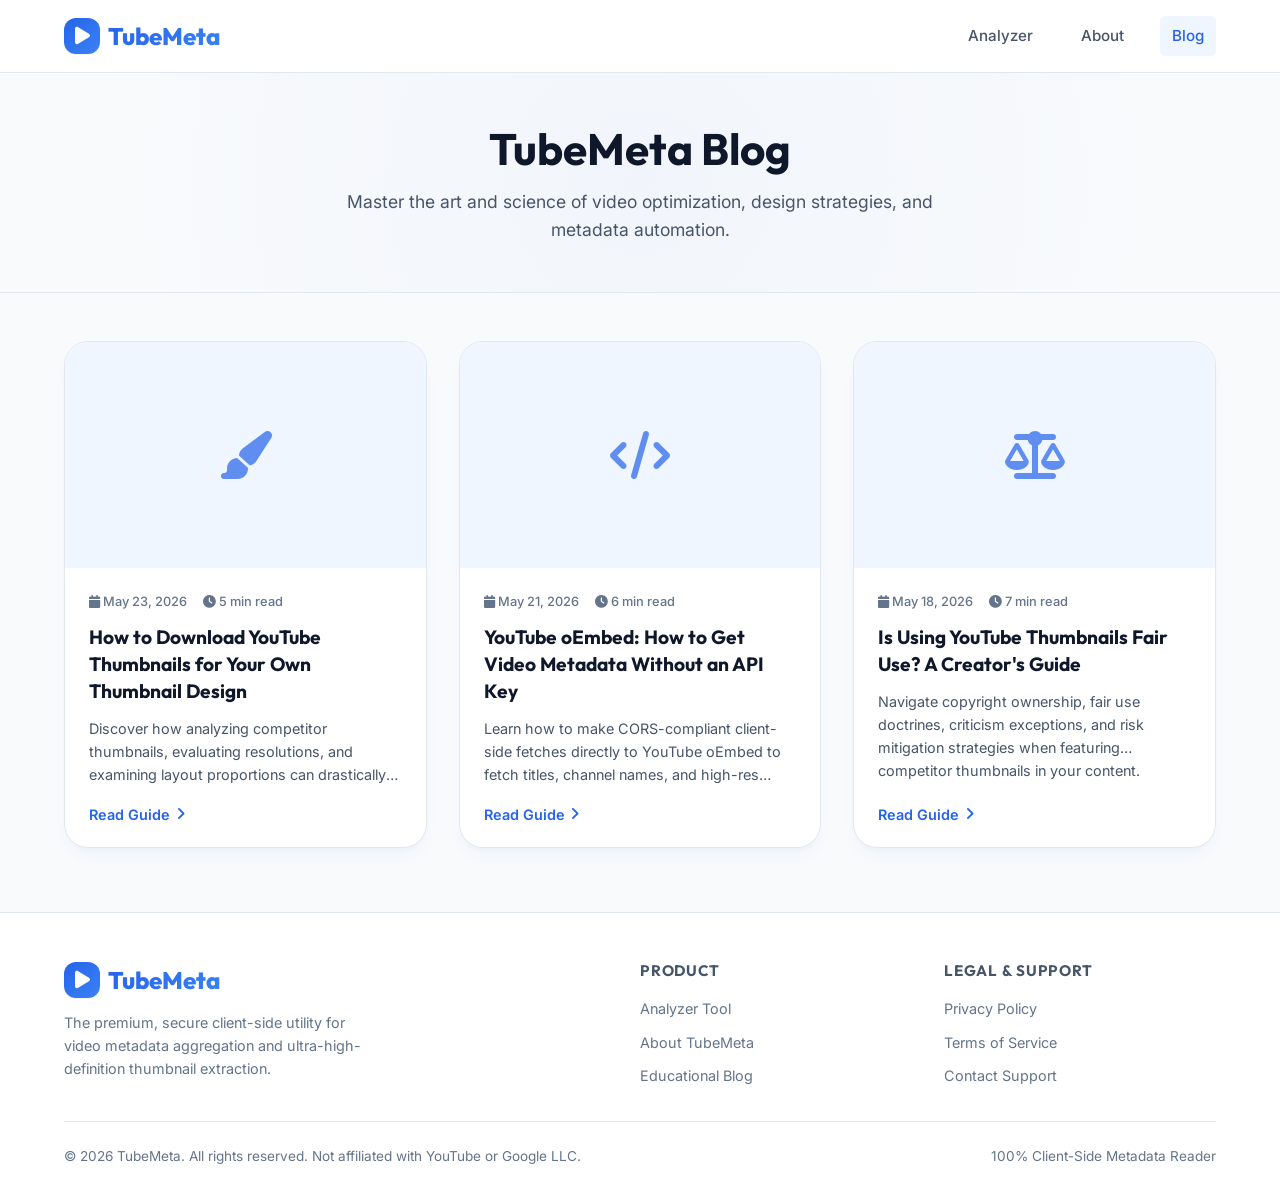
<file: blog/index.html>
<!DOCTYPE html>
<html lang="en">
<head>
  <meta charset="UTF-8">
  <meta name="viewport" content="width=device-width, initial-scale=1.0">
  
  <title>TubeMeta Creator Blog | YouTube Metadata & Image Guides</title>
  <meta name="description" content="Explore TubeMeta's educational creator blog. Master YouTube thumbnail design, learn oEmbed API secrets, and understand fair use copyright laws for creators.">
  <meta name="keywords" content="youtube oembed guide, download youtube thumbnail, thumbnail copyright fair use, creator guides">
  <meta name="author" content="TubeMeta">
  
  <!-- Open Graph -->
  <meta property="og:type" content="website">
  <meta property="og:url" content="https://tubemeta.netlify.app/blog/index.html">
  <meta property="og:title" content="TubeMeta Creator Blog | YouTube Metadata & Image Guides">
  <meta property="og:description" content="Deep dives on thumbnail design, oEmbed metadata, and copyright fair use guidelines for creators.">
  
  <!-- Stylesheets -->
  <link rel="stylesheet" href="../style.css">
  <link rel="stylesheet" href="https://cdnjs.cloudflare.com/ajax/libs/font-awesome/6.4.0/css/all.min.css">
</head>
<body>

  <!-- Navigation Bar -->
  <header>
    <div class="container header-container">
      <a href="../index.html" class="logo">
        <div class="logo-icon"><i class="fa-solid fa-play"></i></div>
        <span>TubeMeta</span>
      </a>
      <nav class="nav-links">
        <a href="../index.html" class="nav-link">Analyzer</a>
        <a href="../about.html" class="nav-link">About</a>
        <a href="index.html" class="nav-link active">Blog</a>
      </nav>
    </div>
  </header>

  <!-- Blog Header -->
  <div class="static-page-header">
    <div class="container">
      <h1>TubeMeta Blog</h1>
      <p>Master the art and science of video optimization, design strategies, and metadata automation.</p>
    </div>
  </div>

  <!-- Blog Main Content -->
  <main class="container">
    <div class="blog-grid">

      <!-- Article 1 Card -->
      <article class="blog-card" aria-labelledby="post-title-1">
        <div class="blog-card-img-wrapper">
          <i class="fa-solid fa-paintbrush"></i>
        </div>
        <div class="blog-card-content">
          <div class="blog-meta">
            <span><i class="fa-solid fa-calendar"></i> May 23, 2026</span>
            <span><i class="fa-solid fa-clock"></i> 5 min read</span>
          </div>
          <h2 id="post-title-1" class="blog-card-title">How to Download YouTube Thumbnails for Your Own Thumbnail Design</h2>
          <p class="blog-card-excerpt">Discover how analyzing competitor thumbnails, evaluating resolutions, and examining layout proportions can drastically elevate your click-through rates.</p>
          <button class="read-more-btn" data-modal="modal-article-1">
            Read Guide <i class="fa-solid fa-angle-right"></i>
          </button>
        </div>
      </article>

      <!-- Article 2 Card -->
      <article class="blog-card" aria-labelledby="post-title-2">
        <div class="blog-card-img-wrapper">
          <i class="fa-solid fa-code"></i>
        </div>
        <div class="blog-card-content">
          <div class="blog-meta">
            <span><i class="fa-solid fa-calendar"></i> May 21, 2026</span>
            <span><i class="fa-solid fa-clock"></i> 6 min read</span>
          </div>
          <h2 id="post-title-2" class="blog-card-title">YouTube oEmbed: How to Get Video Metadata Without an API Key</h2>
          <p class="blog-card-excerpt">Learn how to make CORS-compliant client-side fetches directly to YouTube oEmbed to fetch titles, channel names, and high-res thumbnail links seamlessly.</p>
          <button class="read-more-btn" data-modal="modal-article-2">
            Read Guide <i class="fa-solid fa-angle-right"></i>
          </button>
        </div>
      </article>

      <!-- Article 3 Card -->
      <article class="blog-card" aria-labelledby="post-title-3">
        <div class="blog-card-img-wrapper">
          <i class="fa-solid fa-scale-balanced"></i>
        </div>
        <div class="blog-card-content">
          <div class="blog-meta">
            <span><i class="fa-solid fa-calendar"></i> May 18, 2026</span>
            <span><i class="fa-solid fa-clock"></i> 7 min read</span>
          </div>
          <h2 id="post-title-3" class="blog-card-title">Is Using YouTube Thumbnails Fair Use? A Creator's Guide</h2>
          <p class="blog-card-excerpt">Navigate copyright ownership, fair use doctrines, criticism exceptions, and risk mitigation strategies when featuring competitor thumbnails in your content.</p>
          <button class="read-more-btn" data-modal="modal-article-3">
            Read Guide <i class="fa-solid fa-angle-right"></i>
          </button>
        </div>
      </article>

    </div>
  </main>

  <!-- ================= ARTICLE MODALS ================= -->

  <!-- Article 1 Modal -->
  <div id="modal-article-1" class="blog-modal">
    <div class="blog-modal-content">
      <button class="blog-modal-close" aria-label="Close modal"><i class="fa-solid fa-xmark"></i></button>
      <div class="blog-article-body rich-text">
        <div class="blog-article-banner">
          <i class="fa-solid fa-paintbrush"></i>
        </div>
        <h1>How to Download YouTube Thumbnails for Your Own Thumbnail Design</h1>
        <p><em>Published on May 23, 2026 &bull; 5 min read</em></p>
        
        <p>In the highly competitive landscape of digital media, a video’s thumbnail functions as its primary storefront. While title composition handles logical appeal, the thumbnail commands visual attention. Research indicates that more than 90% of the top-performing videos on YouTube utilize customized thumbnails rather than default video stills.</p>
        
        <h2>Why Inspect Competitor Thumbnails?</h2>
        <p>Before launching a graphic editing session, professional designers map their niche competitors. By downloading and inspecting existing thumbnails, you can reveal critical patterns:</p>
        <ul>
          <li><strong>Typography Hierarchy:</strong> Inspecting details at maximum resolution highlights whether designers utilize drop-shadows, high-contrast borders, or thick strokes to keep text legible on small screens.</li>
          <li><strong>Palette Dominance:</strong> Aligning competitor imagery in an editing canvas reveals dominant colors. If most creators in your niche use red or dark gradients, using a vibrant HSL blue or neon green makes your card pop.</li>
          <li><strong>Visual Layout Grids:</strong> Placing thumbnail files directly into grids helps you study rules of thirds, depth of field, and subject positioning.</li>
        </ul>

        <h2>YouTube Thumbnail Resolutions Explained</h2>
        <p>YouTube hosts multiple thumbnail formats on their content delivery networks (CDNs). Accessing the proper quality is vital:</p>
        <p>1. <strong>Maximum HD (1280x720):</strong> This is the benchmark size. It matches standard video ratios perfectly and offers maximum clarity on wide television screens. TubeMeta always prioritizes testing this quality first.</p>
        <p>2. <strong>Standard Quality (640x480):</strong> A robust fallback structure. Great for small viewport testing.</p>
        <p>3. <strong>High Quality (480x360) &amp; Medium Quality (320x180):</strong> Primarily utilized in search results feeds and side panels.</p>

        <h2>Design Tips for Higher Click-Through Rates (CTR)</h2>
        <p>Once you extract competitive inspiration, use these guidelines to author your next design:</p>
        <ul>
          <li><strong>High Contrast Isolation:</strong> Ensure subjects have an outer glow or light boundary line to pop off dark or complex backgrounds.</li>
          <li><strong>Limit Wording:</strong> Do not repeat the entire video title. Use 3-5 high-impact, actionable words.</li>
          <li><strong>Scale Validation:</strong> Always scale your thumbnail down to a 120x90 viewport size (the Small standard). If the core subject or text becomes illegible, simplify the design immediately.</li>
        </ul>
      </div>
    </div>
  </div>

  <!-- Article 2 Modal -->
  <div id="modal-article-2" class="blog-modal">
    <div class="blog-modal-content">
      <button class="blog-modal-close" aria-label="Close modal"><i class="fa-solid fa-xmark"></i></button>
      <div class="blog-article-body rich-text">
        <div class="blog-article-banner" style="background: linear-gradient(135deg, #e0f2fe, #bae6fd); color: #0284c7;">
          <i class="fa-solid fa-code"></i>
        </div>
        <h1>YouTube oEmbed: How to Get Video Metadata Without an API Key</h1>
        <p><em>Published on May 21, 2026 &bull; 6 min read</em></p>
        
        <p>For independent developers, hobbyists, or rapid prototyper crews, registering a Google Developer Account, enabling the YouTube Data API v3, and provisioning secure cloud billing can feel like a heavy hurdle for simple tasks. Fortunately, YouTube maintains a public oEmbed service that requires zero setup.</p>
        
        <h2>What is oEmbed?</h2>
        <p>oEmbed is an industry-standard open protocol designed to allow websites to retrieve embedded representations of third-party assets (such as videos, posts, or rich media) via simple HTTP GET requests. Instead of scraping HTML raw files, developers send a clean query and receive structured JSON metadata.</p>
        
        <h2>How the YouTube oEmbed Endpoint Works</h2>
        <p>YouTube's official oEmbed query relies on a single public API endpoint:</p>
        <pre style="background: var(--bg-main); padding: 1rem; border-radius: var(--radius-md); border: 1px solid var(--border); overflow-x: auto; font-family: monospace; font-size: 0.85rem; margin-bottom: 1.25rem;">
https://www.youtube.com/oembed?url={videoUrl}&format=json</pre>
        <p>For example, running a fetch request to: <br>
        <code>https://www.youtube.com/oembed?url=https://www.youtube.com/watch?v=dQw4w9WgXcQ&format=json</code> <br>
        yields an accessible JSON object containing:</p>
        <ul>
          <li><strong>title:</strong> The current video title.</li>
          <li><strong>author_name:</strong> The publishing channel name.</li>
          <li><strong>author_url:</strong> The official clickable link to the channel.</li>
          <li><strong>thumbnail_url:</strong> The default fallback thumbnail path.</li>
          <li><strong>html:</strong> The fully structured iframe embed code.</li>
        </ul>

        <h2>Crucial Benefit: CORS Support</h2>
        <p>A major advantage of YouTube's oEmbed endpoint is full support for Cross-Origin Resource Sharing (CORS). YouTube servers append the header: <br>
        <code>Access-Control-Allow-Origin: *</code>. <br>
        This allows browser-based static web applications (like TubeMeta) to make direct fetches without requiring a server proxy, maintaining 100% privacy and zero operations overhead.</p>

        <h2>Retrieved Metadata Limitations</h2>
        <p>While oEmbed is incredibly robust and fast, it excludes deep analytics (e.g. view counts, user comments, or like ratios) to preserve server response speeds. For creators wanting simple HD thumbnail downloads, channel verification, and layout checks, oEmbed represents the ultimate, free serverless solution.</p>
      </div>
    </div>
  </div>

  <!-- Article 3 Modal -->
  <div id="modal-article-3" class="blog-modal">
    <div class="blog-modal-content">
      <button class="blog-modal-close" aria-label="Close modal"><i class="fa-solid fa-xmark"></i></button>
      <div class="blog-article-body rich-text">
        <div class="blog-article-banner" style="background: linear-gradient(135deg, #fee2e2, #fecaca); color: #dc2626;">
          <i class="fa-solid fa-scale-balanced"></i>
        </div>
        <h1>Is Using YouTube Thumbnails Fair Use? A Creator's Guide</h1>
        <p><em>Published on May 18, 2026 &bull; 7 min read</em></p>
        
        <p>As thumbnail reaction videos, structural critiques, and creator commentary hubs continue to dominate YouTube, a common question arises among video editors and designers: "Am I legally allowed to feature another creator's thumbnail in my own work?"</p>
        
        <h2>Copyright Ownership Basics</h2>
        <p>Under global copyright statutes, a custom YouTube thumbnail is immediately categorized as a visual work. The original creator (or the entity that commissioned the graphic) automatically owns the intellectual property and copyright rights of that image from the moment of creation. Downloading a thumbnail does not transfer ownership or automatically permit commercial reuse.</p>
        
        <h2>The Fair Use Doctrine Explained</h2>
        <p>Despite strict copyright protections, creators can legally leverage copyrighted assets under the **Fair Use** exception (specifically in US Copyright Law Section 107). To satisfy Fair Use, judges assess four primary factors:</p>
        
        <ol>
          <li><strong>Purpose and Character of Use:</strong> Is your use *transformative*? If you include a competitor's thumbnail to critique, analyze, review, or educate viewers on design trends, the law heavily favors your work over standard plagiarism.</li>
          <li><strong>Nature of the Copyrighted Work:</strong> Standard informational or public entertainment thumbnails have broader fair use allowance compared to private, commercial studio photography.</li>
          <li><strong>Amount and Substantiality:</strong> Showing a miniature preview or combining multiple thumbnails in a collage is highly defensible compared to republishing the image whole as your own primary branding.</li>
          <li><strong>Effect Upon Potential Market:</strong> Does your critique thumbnail damage the commercial market of the original video? Usually, displaying an image to critique or praise a creator actually acts as a traffic booster rather than a market replacement.</li>
        </ol>

        <h2>Guidelines for Safe Thumbnail Usage</h2>
        <p>To keep your channel in good standing and avoid copyright strikes, follow these practical tips:</p>
        <ul>
          <li><strong>Add Transformative Commentary:</strong> Never just use a competitor's image without context. Anchor it with clear review notes, design tips, or structural feedback.</li>
          <li><strong>Use Collages and Overlays:</strong> Frame competitor thumbnails within editor overlays, canvas sidebars, or larger comparisons.</li>
          <li><strong>Link Back to Creators:</strong> Give credit in the description drawer or overlay tags. Crediting authors demonstrates professional courtesy.</li>
        </ul>
      </div>
    </div>
  </div>

  <!-- Footer Section -->
  <footer>
    <div class="container">
      <div class="footer-grid">
        <div class="footer-brand">
          <a href="../index.html" class="logo" style="margin-bottom: 0.75rem;">
            <div class="logo-icon"><i class="fa-solid fa-play"></i></div>
            <span>TubeMeta</span>
          </a>
          <p>The premium, secure client-side utility for video metadata aggregation and ultra-high-definition thumbnail extraction.</p>
        </div>
        <div class="footer-links-col">
          <h4>Product</h4>
          <ul class="footer-links">
            <li><a href="../index.html" class="footer-link">Analyzer Tool</a></li>
            <li><a href="../about.html" class="footer-link">About TubeMeta</a></li>
            <li><a href="index.html" class="footer-link">Educational Blog</a></li>
          </ul>
        </div>
        <div class="footer-links-col">
          <h4>Legal &amp; Support</h4>
          <ul class="footer-links">
            <li><a href="../privacy-policy.html" class="footer-link">Privacy Policy</a></li>
            <li><a href="../terms-of-service.html" class="footer-link">Terms of Service</a></li>
            <li><a href="../about.html#contact" class="footer-link">Contact Support</a></li>
          </ul>
        </div>
      </div>
      <div class="footer-bottom">
        <p>&copy; 2026 TubeMeta. All rights reserved. Not affiliated with YouTube or Google LLC.</p>
        <p>100% Client-Side Metadata Reader</p>
      </div>
    </div>
  </footer>

  <!-- Modal Trigger Script -->
  <script>
    document.addEventListener('DOMContentLoaded', () => {
      const readMoreBtns = document.querySelectorAll('.read-more-btn');
      const modals = document.querySelectorAll('.blog-modal');
      const closeBtns = document.querySelectorAll('.blog-modal-close');

      // Open Modal
      readMoreBtns.forEach(btn => {
        btn.addEventListener('click', () => {
          const modalId = btn.getAttribute('data-modal');
          const targetModal = document.getElementById(modalId);
          if (targetModal) {
            targetModal.classList.add('active');
            document.body.style.overflow = 'hidden'; // Lock background scroll
          }
        });
      });

      // Close Modal function
      function closeModal(modal) {
        modal.classList.remove('active');
        document.body.style.overflow = ''; // Restore scroll
      }

      // Close Modal via button click
      closeBtns.forEach(btn => {
        btn.addEventListener('click', (e) => {
          const modal = e.target.closest('.blog-modal');
          if (modal) closeModal(modal);
        });
      });

      // Close Modal via clicking background overlay
      modals.forEach(modal => {
        modal.addEventListener('click', (e) => {
          if (e.target === modal) {
            closeModal(modal);
          }
        });
      });

      // Close Modal via Escape key
      document.addEventListener('keydown', (e) => {
        if (e.key === 'Escape') {
          modals.forEach(modal => {
            if (modal.classList.contains('active')) {
              closeModal(modal);
            }
          });
        }
      });
    });
  </script>

</body>
</html>
</file>
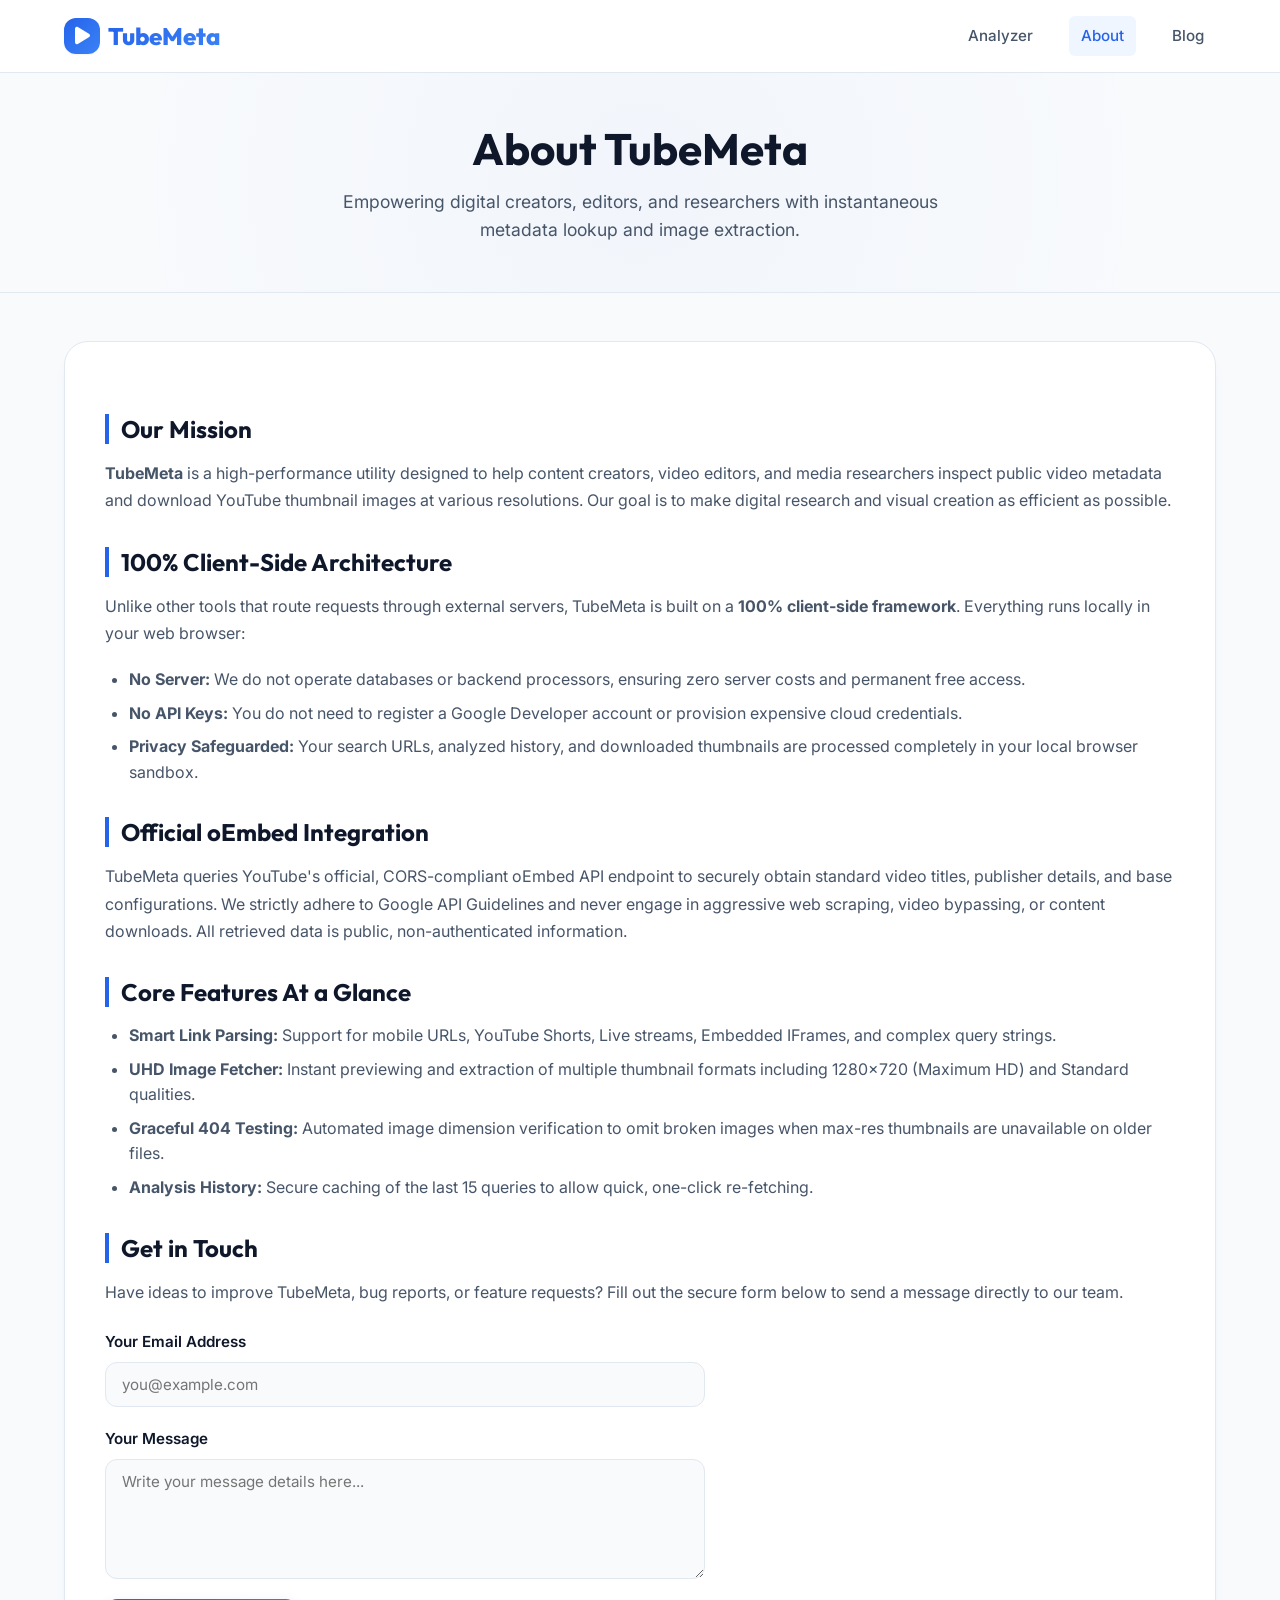
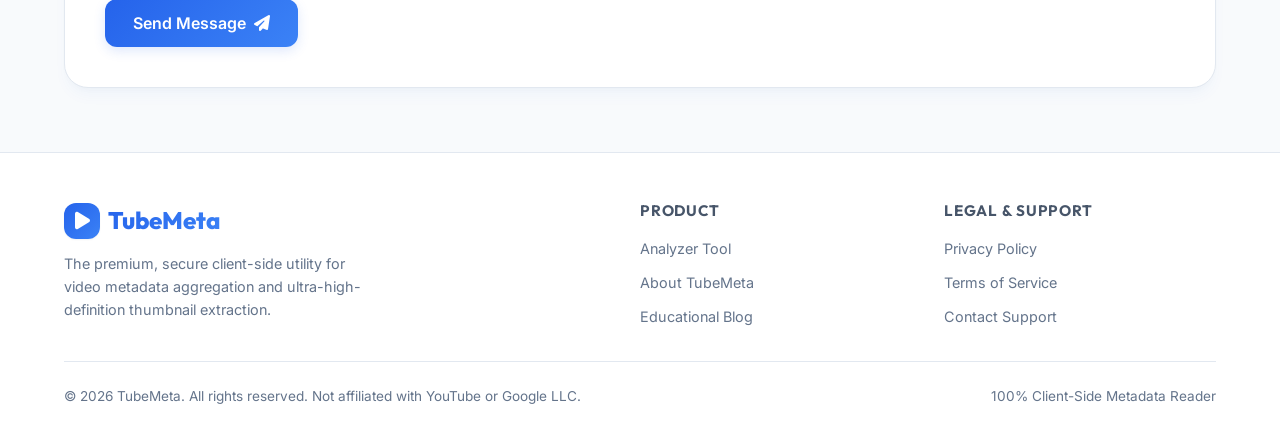
<file: about.html>
<!DOCTYPE html>
<html lang="en">
<head>
  <meta charset="UTF-8">
  <meta name="viewport" content="width=device-width, initial-scale=1.0">
  
  <title>About TubeMeta | YouTube Metadata & Thumbnail Hub</title>
  <meta name="description" content="TubeMeta helps creators, editors, and researchers quickly access public YouTube metadata and thumbnails. Learn about our 100% client-side, privacy-focused technology.">
  <meta name="keywords" content="about tubemeta, youtube metadata viewer, client-side oembed, youtube tools">
  <meta name="author" content="TubeMeta">
  
  <!-- Open Graph -->
  <meta property="og:type" content="website">
  <meta property="og:url" content="https://tubemeta.netlify.app/about.html">
  <meta property="og:title" content="About TubeMeta | YouTube Metadata & Thumbnail Hub">
  <meta property="og:description" content="Learn about TubeMeta's secure, client-side oEmbed analyzer, designed for creators, editors, and researchers.">
  
  <!-- Stylesheets -->
  <link rel="stylesheet" href="style.css">
  <link rel="stylesheet" href="https://cdnjs.cloudflare.com/ajax/libs/font-awesome/6.4.0/css/all.min.css">
</head>
<body>

  <!-- Navigation Bar -->
  <header>
    <div class="container header-container">
      <a href="index.html" class="logo">
        <div class="logo-icon"><i class="fa-solid fa-play"></i></div>
        <span>TubeMeta</span>
      </a>
      <nav class="nav-links">
        <a href="index.html" class="nav-link">Analyzer</a>
        <a href="about.html" class="nav-link active">About</a>
        <a href="blog/index.html" class="nav-link">Blog</a>
      </nav>
    </div>
  </header>

  <!-- About Header -->
  <div class="static-page-header">
    <div class="container">
      <h1>About TubeMeta</h1>
      <p>Empowering digital creators, editors, and researchers with instantaneous metadata lookup and image extraction.</p>
    </div>
  </div>

  <!-- About Content -->
  <main class="container">
    <article class="static-content-card rich-text">
      <h2>Our Mission</h2>
      <p>
        <strong>TubeMeta</strong> is a high-performance utility designed to help content creators, video editors, and media researchers inspect public video metadata and download YouTube thumbnail images at various resolutions. Our goal is to make digital research and visual creation as efficient as possible.
      </p>
      
      <h2>100% Client-Side Architecture</h2>
      <p>
        Unlike other tools that route requests through external servers, TubeMeta is built on a <strong>100% client-side framework</strong>. 
        Everything runs locally in your web browser:
      </p>
      <ul>
        <li><strong>No Server:</strong> We do not operate databases or backend processors, ensuring zero server costs and permanent free access.</li>
        <li><strong>No API Keys:</strong> You do not need to register a Google Developer account or provision expensive cloud credentials.</li>
        <li><strong>Privacy Safeguarded:</strong> Your search URLs, analyzed history, and downloaded thumbnails are processed completely in your local browser sandbox.</li>
      </ul>

      <h2>Official oEmbed Integration</h2>
      <p>
        TubeMeta queries YouTube's official, CORS-compliant oEmbed API endpoint to securely obtain standard video titles, publisher details, and base configurations. We strictly adhere to Google API Guidelines and never engage in aggressive web scraping, video bypassing, or content downloads. All retrieved data is public, non-authenticated information.
      </p>

      <h2>Core Features At a Glance</h2>
      <ul>
        <li><strong>Smart Link Parsing:</strong> Support for mobile URLs, YouTube Shorts, Live streams, Embedded IFrames, and complex query strings.</li>
        <li><strong>UHD Image Fetcher:</strong> Instant previewing and extraction of multiple thumbnail formats including 1280x720 (Maximum HD) and Standard qualities.</li>
        <li><strong>Graceful 404 Testing:</strong> Automated image dimension verification to omit broken images when max-res thumbnails are unavailable on older files.</li>
        <li><strong>Analysis History:</strong> Secure caching of the last 15 queries to allow quick, one-click re-fetching.</li>
      </ul>

      <h2 id="contact">Get in Touch</h2>
      <p>
        Have ideas to improve TubeMeta, bug reports, or feature requests? Fill out the secure form below to send a message directly to our team.
      </p>
      
      <form
        action="https://formspree.io/f/xnjrzybp"
        method="POST"
        class="contact-form"
      >
        <div class="form-group">
          <label for="contact-email">Your Email Address</label>
          <input type="email" id="contact-email" name="email" class="form-control" placeholder="you@example.com" required>
        </div>
        <div class="form-group">
          <label for="contact-message">Your Message</label>
          <textarea id="contact-message" name="message" class="form-control" placeholder="Write your message details here..." required></textarea>
        </div>
        <button type="submit" class="form-submit-btn">
          <span>Send Message</span>
          <i class="fa-solid fa-paper-plane"></i>
        </button>
      </form>
    </article>
  </main>

  <!-- Footer Section -->
  <footer>
    <div class="container">
      <div class="footer-grid">
        <div class="footer-brand">
          <a href="index.html" class="logo" style="margin-bottom: 0.75rem;">
            <div class="logo-icon"><i class="fa-solid fa-play"></i></div>
            <span>TubeMeta</span>
          </a>
          <p>The premium, secure client-side utility for video metadata aggregation and ultra-high-definition thumbnail extraction.</p>
        </div>
        <div class="footer-links-col">
          <h4>Product</h4>
          <ul class="footer-links">
            <li><a href="index.html" class="footer-link">Analyzer Tool</a></li>
            <li><a href="about.html" class="footer-link">About TubeMeta</a></li>
            <li><a href="blog/index.html" class="footer-link">Educational Blog</a></li>
          </ul>
        </div>
        <div class="footer-links-col">
          <h4>Legal &amp; Support</h4>
          <ul class="footer-links">
            <li><a href="privacy-policy.html" class="footer-link">Privacy Policy</a></li>
            <li><a href="terms-of-service.html" class="footer-link">Terms of Service</a></li>
            <li><a href="about.html#contact" class="footer-link">Contact Support</a></li>
          </ul>
        </div>
      </div>
      <div class="footer-bottom">
        <p>&copy; 2026 TubeMeta. All rights reserved. Not affiliated with YouTube or Google LLC.</p>
        <p>100% Client-Side Metadata Reader</p>
      </div>
    </div>
  </footer>

</body>
</html>
</file>
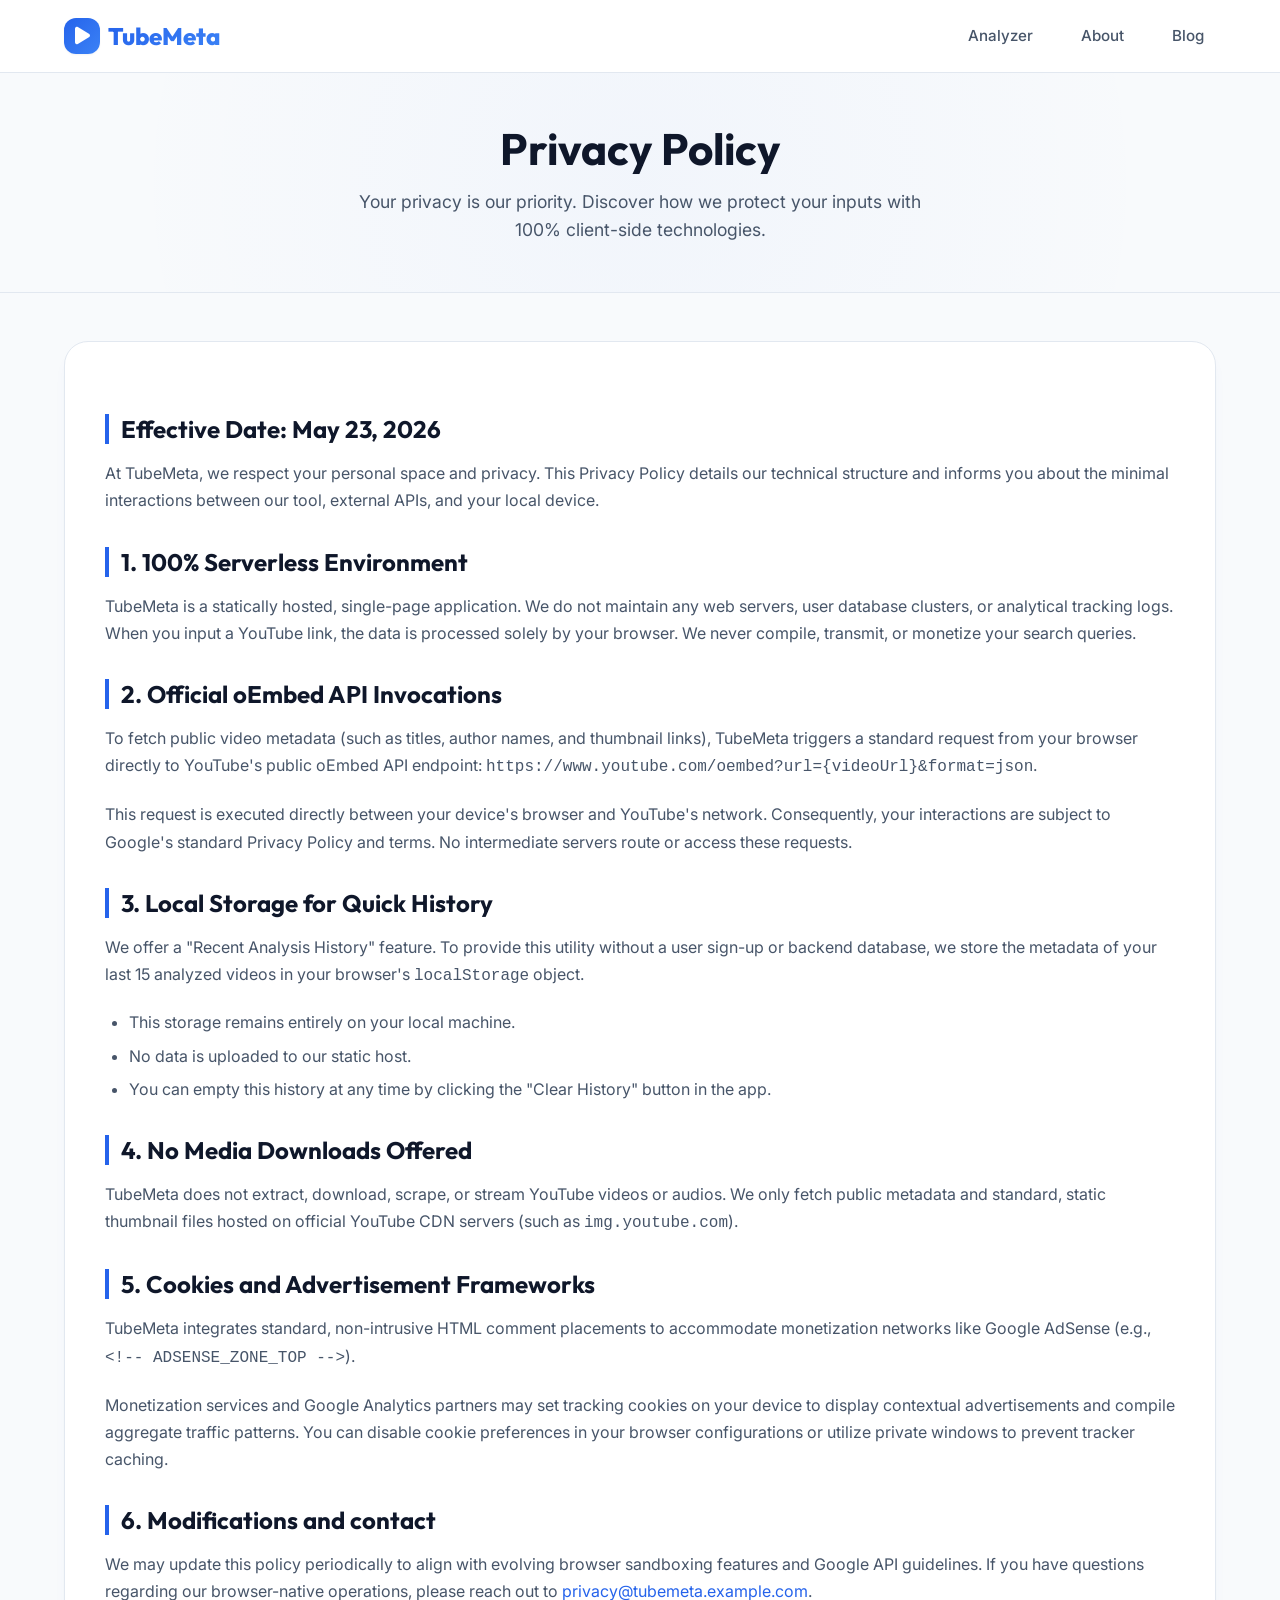
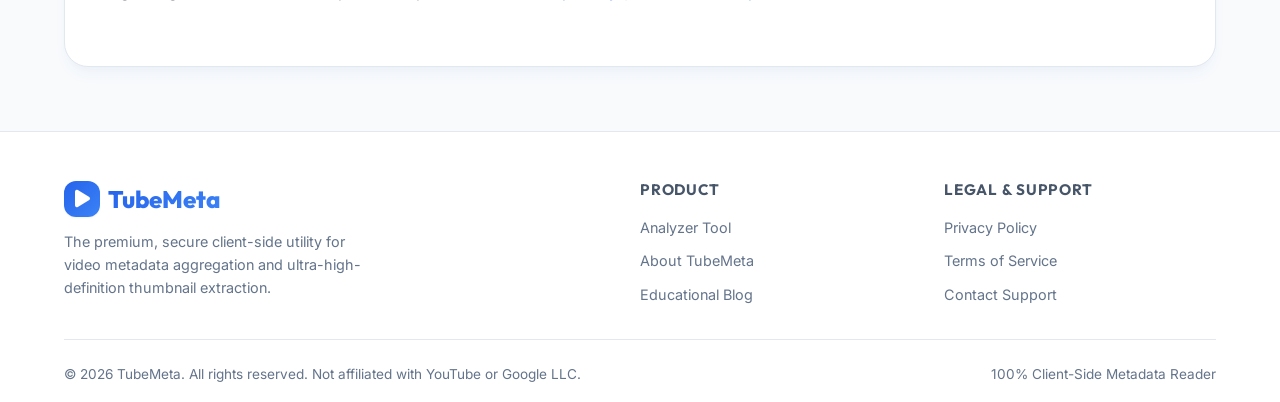
<file: privacy-policy.html>
<!DOCTYPE html>
<html lang="en">
<head>
  <meta charset="UTF-8">
  <meta name="viewport" content="width=device-width, initial-scale=1.0">
  
  <title>Privacy Policy | TubeMeta</title>
  <meta name="description" content="Read TubeMeta's Privacy Policy. Understand how we utilize client-side localStorage, oEmbed queries, and ad cookies while offering 100% serverless operations.">
  <meta name="keywords" content="privacy policy, tubemeta privacy, secure youtube tools">
  <meta name="author" content="TubeMeta">
  
  <!-- Open Graph -->
  <meta property="og:type" content="website">
  <meta property="og:url" content="https://tubemeta.netlify.app/privacy-policy.html">
  <meta property="og:title" content="Privacy Policy | TubeMeta">
  <meta property="og:description" content="TubeMeta operates completely in your browser. We never collect or store your inputs. Read our privacy policy.">
  
  <!-- Stylesheets -->
  <link rel="stylesheet" href="style.css">
  <link rel="stylesheet" href="https://cdnjs.cloudflare.com/ajax/libs/font-awesome/6.4.0/css/all.min.css">
</head>
<body>

  <!-- Navigation Bar -->
  <header>
    <div class="container header-container">
      <a href="index.html" class="logo">
        <div class="logo-icon"><i class="fa-solid fa-play"></i></div>
        <span>TubeMeta</span>
      </a>
      <nav class="nav-links">
        <a href="index.html" class="nav-link">Analyzer</a>
        <a href="about.html" class="nav-link">About</a>
        <a href="blog/index.html" class="nav-link">Blog</a>
      </nav>
    </div>
  </header>

  <!-- Privacy Header -->
  <div class="static-page-header">
    <div class="container">
      <h1>Privacy Policy</h1>
      <p>Your privacy is our priority. Discover how we protect your inputs with 100% client-side technologies.</p>
    </div>
  </div>

  <!-- Privacy Content -->
  <main class="container">
    <article class="static-content-card rich-text">
      <h2>Effective Date: May 23, 2026</h2>
      <p>
        At TubeMeta, we respect your personal space and privacy. This Privacy Policy details our technical structure and informs you about the minimal interactions between our tool, external APIs, and your local device.
      </p>
      
      <h2>1. 100% Serverless Environment</h2>
      <p>
        TubeMeta is a statically hosted, single-page application. We do not maintain any web servers, user database clusters, or analytical tracking logs. When you input a YouTube link, the data is processed solely by your browser. We never compile, transmit, or monetize your search queries.
      </p>

      <h2>2. Official oEmbed API Invocations</h2>
      <p>
        To fetch public video metadata (such as titles, author names, and thumbnail links), TubeMeta triggers a standard request from your browser directly to YouTube's public oEmbed API endpoint:
        <code>https://www.youtube.com/oembed?url={videoUrl}&format=json</code>.
      </p>
      <p>
        This request is executed directly between your device's browser and YouTube's network. Consequently, your interactions are subject to Google's standard Privacy Policy and terms. No intermediate servers route or access these requests.
      </p>

      <h2>3. Local Storage for Quick History</h2>
      <p>
        We offer a "Recent Analysis History" feature. To provide this utility without a user sign-up or backend database, we store the metadata of your last 15 analyzed videos in your browser's <code>localStorage</code> object.
      </p>
      <ul>
        <li>This storage remains entirely on your local machine.</li>
        <li>No data is uploaded to our static host.</li>
        <li>You can empty this history at any time by clicking the "Clear History" button in the app.</li>
      </ul>

      <h2>4. No Media Downloads Offered</h2>
      <p>
        TubeMeta does not extract, download, scrape, or stream YouTube videos or audios. We only fetch public metadata and standard, static thumbnail files hosted on official YouTube CDN servers (such as <code>img.youtube.com</code>). 
      </p>

      <h2>5. Cookies and Advertisement Frameworks</h2>
      <p>
        TubeMeta integrates standard, non-intrusive HTML comment placements to accommodate monetization networks like Google AdSense (e.g., <code>&lt;!-- ADSENSE_ZONE_TOP --&gt;</code>). 
      </p>
      <p>
        Monetization services and Google Analytics partners may set tracking cookies on your device to display contextual advertisements and compile aggregate traffic patterns. You can disable cookie preferences in your browser configurations or utilize private windows to prevent tracker caching.
      </p>

      <h2>6. Modifications and contact</h2>
      <p>
        We may update this policy periodically to align with evolving browser sandboxing features and Google API guidelines. If you have questions regarding our browser-native operations, please reach out to <a href="mailto:privacy@tubemeta.example.com">privacy@tubemeta.example.com</a>.
      </p>
    </article>
  </main>

  <!-- Footer Section -->
  <footer>
    <div class="container">
      <div class="footer-grid">
        <div class="footer-brand">
          <a href="index.html" class="logo" style="margin-bottom: 0.75rem;">
            <div class="logo-icon"><i class="fa-solid fa-play"></i></div>
            <span>TubeMeta</span>
          </a>
          <p>The premium, secure client-side utility for video metadata aggregation and ultra-high-definition thumbnail extraction.</p>
        </div>
        <div class="footer-links-col">
          <h4>Product</h4>
          <ul class="footer-links">
            <li><a href="index.html" class="footer-link">Analyzer Tool</a></li>
            <li><a href="about.html" class="footer-link">About TubeMeta</a></li>
            <li><a href="blog/index.html" class="footer-link">Educational Blog</a></li>
          </ul>
        </div>
        <div class="footer-links-col">
          <h4>Legal &amp; Support</h4>
          <ul class="footer-links">
            <li><a href="privacy-policy.html" class="footer-link">Privacy Policy</a></li>
            <li><a href="terms-of-service.html" class="footer-link">Terms of Service</a></li>
            <li><a href="about.html#contact" class="footer-link">Contact Support</a></li>
          </ul>
        </div>
      </div>
      <div class="footer-bottom">
        <p>&copy; 2026 TubeMeta. All rights reserved. Not affiliated with YouTube or Google LLC.</p>
        <p>100% Client-Side Metadata Reader</p>
      </div>
    </div>
  </footer>

</body>
</html>
</file>
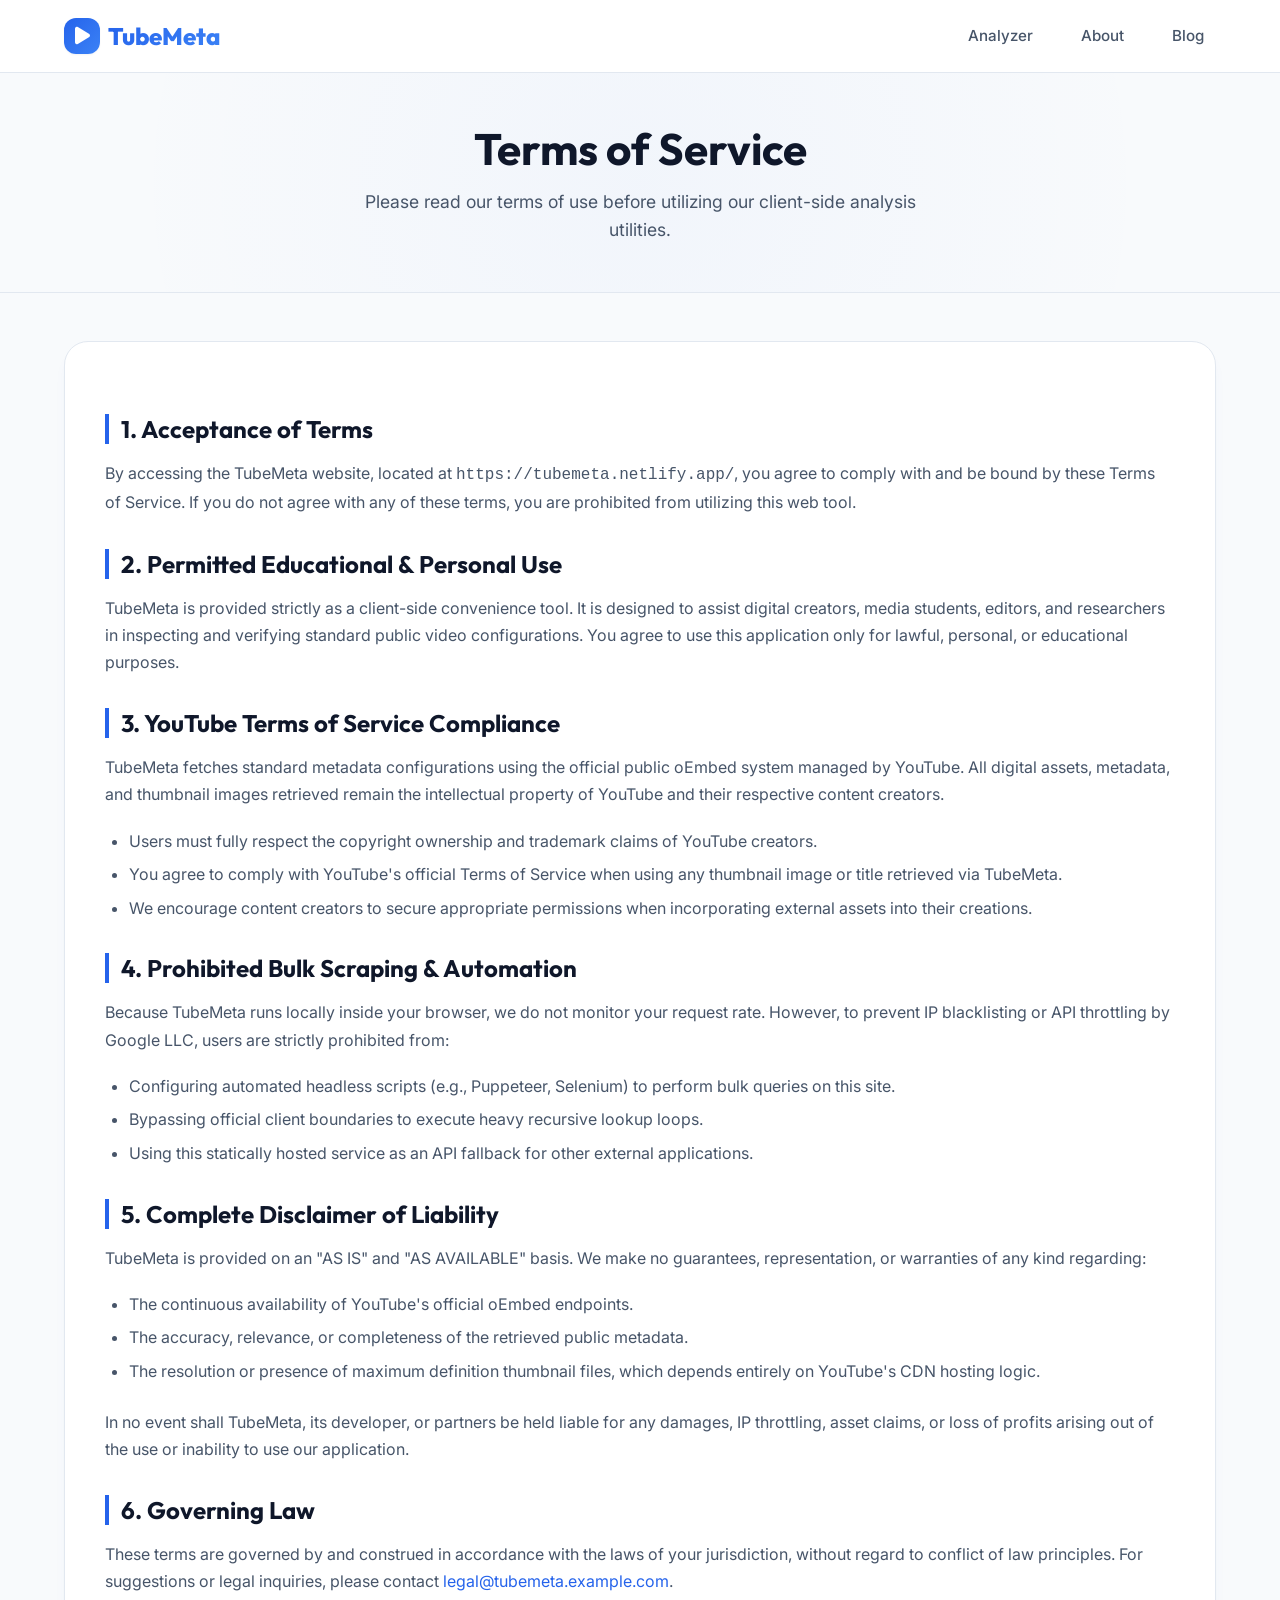
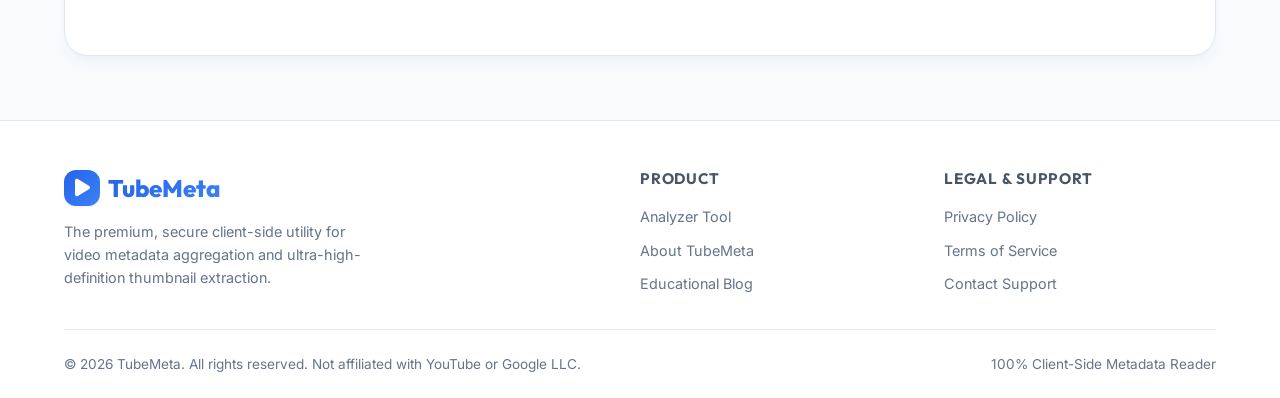
<file: terms-of-service.html>
<!DOCTYPE html>
<html lang="en">
<head>
  <meta charset="UTF-8">
  <meta name="viewport" content="width=device-width, initial-scale=1.0">
  
  <title>Terms of Service | TubeMeta</title>
  <meta name="description" content="Review the Terms of Service for TubeMeta. Our browser-native metadata lookup and thumbnail preview application is designed for personal and educational use.">
  <meta name="keywords" content="terms of service, tubemeta terms, legal terms">
  <meta name="author" content="TubeMeta">
  
  <!-- Open Graph -->
  <meta property="og:type" content="website">
  <meta property="og:url" content="https://tubemeta.netlify.app/terms-of-service.html">
  <meta property="og:title" content="Terms of Service | TubeMeta">
  <meta property="og:description" content="Read the terms of use for our client-side metadata and thumbnail inspector.">
  
  <!-- Stylesheets -->
  <link rel="stylesheet" href="style.css">
  <link rel="stylesheet" href="https://cdnjs.cloudflare.com/ajax/libs/font-awesome/6.4.0/css/all.min.css">
</head>
<body>

  <!-- Navigation Bar -->
  <header>
    <div class="container header-container">
      <a href="index.html" class="logo">
        <div class="logo-icon"><i class="fa-solid fa-play"></i></div>
        <span>TubeMeta</span>
      </a>
      <nav class="nav-links">
        <a href="index.html" class="nav-link">Analyzer</a>
        <a href="about.html" class="nav-link">About</a>
        <a href="blog/index.html" class="nav-link">Blog</a>
      </nav>
    </div>
  </header>

  <!-- Terms Header -->
  <div class="static-page-header">
    <div class="container">
      <h1>Terms of Service</h1>
      <p>Please read our terms of use before utilizing our client-side analysis utilities.</p>
    </div>
  </div>

  <!-- Terms Content -->
  <main class="container">
    <article class="static-content-card rich-text">
      <h2>1. Acceptance of Terms</h2>
      <p>
        By accessing the TubeMeta website, located at <code>https://tubemeta.netlify.app/</code>, you agree to comply with and be bound by these Terms of Service. If you do not agree with any of these terms, you are prohibited from utilizing this web tool.
      </p>
      
      <h2>2. Permitted Educational &amp; Personal Use</h2>
      <p>
        TubeMeta is provided strictly as a client-side convenience tool. It is designed to assist digital creators, media students, editors, and researchers in inspecting and verifying standard public video configurations. You agree to use this application only for lawful, personal, or educational purposes.
      </p>

      <h2>3. YouTube Terms of Service Compliance</h2>
      <p>
        TubeMeta fetches standard metadata configurations using the official public oEmbed system managed by YouTube. All digital assets, metadata, and thumbnail images retrieved remain the intellectual property of YouTube and their respective content creators.
      </p>
      <ul>
        <li>Users must fully respect the copyright ownership and trademark claims of YouTube creators.</li>
        <li>You agree to comply with YouTube's official Terms of Service when using any thumbnail image or title retrieved via TubeMeta.</li>
        <li>We encourage content creators to secure appropriate permissions when incorporating external assets into their creations.</li>
      </ul>

      <h2>4. Prohibited Bulk Scraping &amp; Automation</h2>
      <p>
        Because TubeMeta runs locally inside your browser, we do not monitor your request rate. However, to prevent IP blacklisting or API throttling by Google LLC, users are strictly prohibited from:
      </p>
      <ul>
        <li>Configuring automated headless scripts (e.g., Puppeteer, Selenium) to perform bulk queries on this site.</li>
        <li>Bypassing official client boundaries to execute heavy recursive lookup loops.</li>
        <li>Using this statically hosted service as an API fallback for other external applications.</li>
      </ul>

      <h2>5. Complete Disclaimer of Liability</h2>
      <p>
        TubeMeta is provided on an "AS IS" and "AS AVAILABLE" basis. We make no guarantees, representation, or warranties of any kind regarding:
      </p>
      <ul>
        <li>The continuous availability of YouTube's official oEmbed endpoints.</li>
        <li>The accuracy, relevance, or completeness of the retrieved public metadata.</li>
        <li>The resolution or presence of maximum definition thumbnail files, which depends entirely on YouTube's CDN hosting logic.</li>
      </ul>
      <p>
        In no event shall TubeMeta, its developer, or partners be held liable for any damages, IP throttling, asset claims, or loss of profits arising out of the use or inability to use our application.
      </p>

      <h2>6. Governing Law</h2>
      <p>
        These terms are governed by and construed in accordance with the laws of your jurisdiction, without regard to conflict of law principles. For suggestions or legal inquiries, please contact <a href="mailto:legal@tubemeta.example.com">legal@tubemeta.example.com</a>.
      </p>
    </article>
  </main>

  <!-- Footer Section -->
  <footer>
    <div class="container">
      <div class="footer-grid">
        <div class="footer-brand">
          <a href="index.html" class="logo" style="margin-bottom: 0.75rem;">
            <div class="logo-icon"><i class="fa-solid fa-play"></i></div>
            <span>TubeMeta</span>
          </a>
          <p>The premium, secure client-side utility for video metadata aggregation and ultra-high-definition thumbnail extraction.</p>
        </div>
        <div class="footer-links-col">
          <h4>Product</h4>
          <ul class="footer-links">
            <li><a href="index.html" class="footer-link">Analyzer Tool</a></li>
            <li><a href="about.html" class="footer-link">About TubeMeta</a></li>
            <li><a href="blog/index.html" class="footer-link">Educational Blog</a></li>
          </ul>
        </div>
        <div class="footer-links-col">
          <h4>Legal &amp; Support</h4>
          <ul class="footer-links">
            <li><a href="privacy-policy.html" class="footer-link">Privacy Policy</a></li>
            <li><a href="terms-of-service.html" class="footer-link">Terms of Service</a></li>
            <li><a href="about.html#contact" class="footer-link">Contact Support</a></li>
          </ul>
        </div>
      </div>
      <div class="footer-bottom">
        <p>&copy; 2026 TubeMeta. All rights reserved. Not affiliated with YouTube or Google LLC.</p>
        <p>100% Client-Side Metadata Reader</p>
      </div>
    </div>
  </footer>

</body>
</html>
</file>
<file: style.css>
@import url('https://fonts.googleapis.com/css2?family=Inter:wght@300;400;500;600;700&family=Outfit:wght@400;500;600;700;800&display=swap');

:root {
  /* Color Palette - Premium White & Blue */
  --primary: #2563eb;
  --primary-hover: #1d4ed8;
  --primary-light: #eff6ff;
  --accent: #3b82f6;
  --success: #10b981;
  --warning: #f59e0b;
  --danger: #ef4444;
  
  /* Slate Grays */
  --bg-main: #f8fafc;
  --bg-card: #ffffff;
  --border: #e2e8f0;
  --text-main: #0f172a;
  --text-muted: #475569;
  --text-light: #64748b;
  
  /* Shadows */
  --shadow-sm: 0 1px 2px 0 rgba(0, 0, 0, 0.05);
  --shadow-md: 0 4px 6px -1px rgba(0, 0, 0, 0.05), 0 2px 4px -1px rgba(0, 0, 0, 0.03);
  --shadow-lg: 0 10px 15px -3px rgba(37, 99, 235, 0.04), 0 4px 6px -2px rgba(0, 0, 0, 0.02);
  --shadow-xl: 0 20px 25px -5px rgba(37, 99, 235, 0.08), 0 10px 10px -5px rgba(0, 0, 0, 0.03);
  --shadow-glow: 0 0 20px 0 rgba(37, 99, 235, 0.15);

  /* Border Radii */
  --radius-sm: 0.375rem;
  --radius-md: 0.75rem;
  --radius-lg: 1rem;
  --radius-xl: 1.5rem;
  
  /* Max width */
  --max-width: 1200px;
  
  /* Transitions */
  --transition-fast: 0.15s ease;
  --transition-normal: 0.25s cubic-bezier(0.4, 0, 0.2, 1);
}

/* Base resets & styles */
*, *::before, *::after {
  box-sizing: border-box;
  margin: 0;
  padding: 0;
}

body {
  font-family: 'Inter', -apple-system, BlinkMacSystemFont, "Segoe UI", Roboto, sans-serif;
  background-color: var(--bg-main);
  color: var(--text-main);
  line-height: 1.6;
  -webkit-font-smoothing: antialiased;
  min-height: 100vh;
  display: flex;
  flex-direction: column;
}

h1, h2, h3, h4, h5, h6 {
  font-family: 'Outfit', sans-serif;
  color: var(--text-main);
  font-weight: 700;
  line-height: 1.25;
}

a {
  color: var(--primary);
  text-decoration: none;
  transition: color var(--transition-fast);
}

a:hover {
  color: var(--primary-hover);
}

button {
  cursor: pointer;
  border: none;
  outline: none;
  font-family: inherit;
  transition: all var(--transition-fast);
}

/* Layout Utilities */
.container {
  width: 100%;
  max-width: var(--max-width);
  margin: 0 auto;
  padding: 0 1.5rem;
}

.section-padding {
  padding: 3rem 0;
}

/* Header & Navigation */
header {
  background-color: var(--bg-card);
  border-bottom: 1px solid var(--border);
  position: sticky;
  top: 0;
  z-index: 100;
  backdrop-filter: blur(12px);
  background-color: rgba(255, 255, 255, 0.9);
}

.header-container {
  display: flex;
  justify-content: space-between;
  align-items: center;
  height: 4.5rem;
}

.logo {
  display: flex;
  align-items: center;
  gap: 0.5rem;
  font-family: 'Outfit', sans-serif;
  font-size: 1.5rem;
  font-weight: 800;
  color: var(--text-main);
}

.logo span {
  color: var(--primary);
  background: linear-gradient(135deg, var(--primary), var(--accent));
  -webkit-background-clip: text;
  -webkit-text-fill-color: transparent;
}

.logo-icon {
  display: flex;
  align-items: center;
  justify-content: center;
  width: 2.25rem;
  height: 2.25rem;
  background: linear-gradient(135deg, var(--primary), var(--accent));
  color: white;
  border-radius: var(--radius-md);
  font-size: 1.25rem;
  box-shadow: var(--shadow-sm);
}

.nav-links {
  display: flex;
  gap: 1.5rem;
  align-items: center;
}

.nav-link {
  font-weight: 500;
  color: var(--text-muted);
  font-size: 0.95rem;
  padding: 0.5rem 0.75rem;
  border-radius: var(--radius-sm);
  transition: all var(--transition-fast);
}

.nav-link:hover, .nav-link.active {
  color: var(--primary);
  background-color: var(--primary-light);
}

/* Hero Section */
.hero {
  text-align: center;
  padding: 4rem 0 2rem;
  background: radial-gradient(circle at top, rgba(37, 99, 235, 0.05) 0%, transparent 70%);
}

.hero h1 {
  font-size: 3rem;
  letter-spacing: -0.03em;
  margin-bottom: 1rem;
}

.hero h1 span {
  background: linear-gradient(135deg, var(--primary), var(--accent));
  -webkit-background-clip: text;
  -webkit-text-fill-color: transparent;
}

.hero p {
  color: var(--text-muted);
  font-size: 1.125rem;
  max-width: 600px;
  margin: 0 auto;
}

/* Main Search Box */
.search-wrapper {
  max-width: 760px;
  margin: 0 auto 2.5rem;
  position: relative;
}

.search-box {
  display: flex;
  background-color: var(--bg-card);
  padding: 0.5rem;
  border-radius: var(--radius-xl);
  box-shadow: var(--shadow-xl);
  border: 1px solid var(--border);
  transition: all var(--transition-normal);
}

.search-box:focus-within {
  border-color: var(--primary);
  box-shadow: var(--shadow-glow), var(--shadow-xl);
}

.search-input-wrapper {
  display: flex;
  align-items: center;
  flex: 1;
  padding: 0 1rem;
  gap: 0.75rem;
}

.search-input-wrapper i {
  color: var(--text-light);
  font-size: 1.25rem;
}

.search-input {
  width: 100%;
  border: none;
  outline: none;
  font-size: 1.125rem;
  font-family: inherit;
  color: var(--text-main);
  background: transparent;
}

.search-input::placeholder {
  color: var(--text-light);
}

.search-btn {
  background: linear-gradient(135deg, var(--primary), var(--accent));
  color: white;
  padding: 1rem 2rem;
  font-weight: 600;
  font-size: 1.05rem;
  border-radius: var(--radius-lg);
  display: flex;
  align-items: center;
  gap: 0.5rem;
  box-shadow: 0 4px 12px rgba(37, 99, 235, 0.2);
}

.search-btn:hover {
  transform: translateY(-2px);
  box-shadow: 0 6px 16px rgba(37, 99, 235, 0.3);
}

.search-btn:active {
  transform: translateY(0);
}

/* Advertisement Zone Styles (Matches QuickPDF Banner Design) */
.adsense-zone {
  margin: 2rem auto;
  max-width: var(--max-width);
  width: 100%;
}

.banner-ad-card {
  display: flex;
  flex-direction: column;
  align-items: center;
  justify-content: center;
  padding: 1.35rem 1.25rem;
  background: linear-gradient(135deg, #1e293b, #0f172a);
  color: #ffffff;
  border: 1px solid rgba(255, 255, 255, 0.12);
  border-radius: var(--radius-lg);
  box-shadow: var(--shadow-md);
  position: relative;
  text-align: center;
  text-decoration: none;
  transition: all var(--transition-normal);
  width: 100%;
}

.banner-ad-card:hover {
  transform: translateY(-2px);
  box-shadow: var(--shadow-lg);
  border-color: var(--primary);
  color: #ffffff;
}

.banner-ad-tag {
  position: absolute;
  top: 0.65rem;
  left: 0.9rem;
  font-size: 0.65rem;
  font-weight: 700;
  letter-spacing: 0.1em;
  text-transform: uppercase;
  color: #94a3b8;
}

.banner-ad-subtitle {
  font-size: 0.72rem;
  font-weight: 600;
  letter-spacing: 0.08em;
  text-transform: uppercase;
  color: #94a3b8;
  margin-bottom: 0.35rem;
}

.banner-ad-title {
  font-size: 1.05rem;
  font-weight: 700;
  color: #ffffff;
  display: flex;
  align-items: center;
  justify-content: center;
  gap: 0.5rem;
  font-family: 'Outfit', sans-serif;
  letter-spacing: -0.01em;
}

.banner-ad-title i {
  color: var(--accent);
  transition: transform var(--transition-fast);
}

.banner-ad-card:hover .banner-ad-title i {
  transform: translateX(4px);
}

/* Output Cards Grid */
.dashboard-grid {
  display: grid;
  grid-template-columns: 1fr;
  gap: 2rem;
  margin-bottom: 3rem;
  opacity: 1;
  transition: opacity var(--transition-normal);
}

@media (min-width: 992px) {
  .dashboard-grid {
    grid-template-columns: 420px 1fr;
  }
}

/* Video Metadata Card */
.video-card {
  background-color: var(--bg-card);
  border-radius: var(--radius-xl);
  box-shadow: var(--shadow-lg);
  border: 1px solid var(--border);
  overflow: hidden;
  height: fit-content;
  transition: transform var(--transition-normal), box-shadow var(--transition-normal);
}

.video-card:hover {
  box-shadow: var(--shadow-xl);
}

.video-preview-wrapper {
  position: relative;
  aspect-ratio: 16/9;
  background-color: #000;
  overflow: hidden;
}

.video-preview-img {
  width: 100%;
  height: 100%;
  object-fit: cover;
  transition: transform 0.5s ease;
}

.video-card:hover .video-preview-img {
  transform: scale(1.03);
}

.video-play-overlay {
  position: absolute;
  inset: 0;
  background: rgba(0,0,0,0.3);
  display: flex;
  align-items: center;
  justify-content: center;
  opacity: 0;
  transition: opacity var(--transition-fast);
}

.video-preview-wrapper:hover .video-play-overlay {
  opacity: 1;
}

.play-btn-circle {
  width: 3.5rem;
  height: 3.5rem;
  background-color: rgba(255, 255, 255, 0.95);
  border-radius: 50%;
  display: flex;
  align-items: center;
  justify-content: center;
  color: var(--primary);
  font-size: 1.5rem;
  box-shadow: var(--shadow-lg);
  transform: scale(0.9);
  transition: transform var(--transition-fast);
}

.video-preview-wrapper:hover .play-btn-circle {
  transform: scale(1);
}

.video-info-body {
  padding: 1.5rem;
}

.video-title {
  font-size: 1.25rem;
  margin-bottom: 0.75rem;
  color: var(--text-main);
  display: -webkit-box;
  -webkit-line-clamp: 2;
  -webkit-box-orient: vertical;
  overflow: hidden;
  line-height: 1.4;
}

.video-channel {
  display: flex;
  align-items: center;
  gap: 0.5rem;
  font-size: 0.95rem;
  font-weight: 500;
  color: var(--text-muted);
  margin-bottom: 1rem;
}

.video-channel i {
  color: var(--primary);
}

.channel-link {
  font-weight: 600;
  color: var(--primary);
}

.channel-link:hover {
  text-decoration: underline;
}

/* Quick Stats Bar */
.stats-bar {
  display: grid;
  grid-template-columns: repeat(2, 1fr);
  gap: 0.75rem;
  padding: 1rem 0;
  border-top: 1px solid var(--border);
  border-bottom: 1px solid var(--border);
  margin-bottom: 1rem;
}

.stat-item {
  display: flex;
  flex-direction: column;
  gap: 0.25rem;
}

.stat-label {
  font-size: 0.75rem;
  color: var(--text-light);
  text-transform: uppercase;
  font-weight: 600;
  letter-spacing: 0.05em;
}

.stat-val {
  font-size: 0.9rem;
  font-weight: 600;
  color: var(--text-main);
}

.stats-note {
  font-size: 0.8rem;
  color: var(--text-light);
  display: flex;
  align-items: center;
  gap: 0.35rem;
}

.stats-note i {
  color: var(--warning);
}

/* Action Center buttons */
.video-actions {
  display: flex;
  gap: 0.75rem;
  margin-top: 1.25rem;
}

.btn-outline {
  flex: 1;
  background-color: transparent;
  color: var(--primary);
  border: 1px solid var(--primary);
  padding: 0.75rem 1rem;
  border-radius: var(--radius-md);
  font-weight: 600;
  font-size: 0.9rem;
  display: flex;
  align-items: center;
  justify-content: center;
  gap: 0.5rem;
}

.btn-outline:hover {
  background-color: var(--primary-light);
}

/* Thumbnails Suite */
.thumbnails-suite {
  background-color: var(--bg-card);
  border-radius: var(--radius-xl);
  box-shadow: var(--shadow-lg);
  border: 1px solid var(--border);
  padding: 1.5rem;
}

.suite-title {
  font-size: 1.5rem;
  margin-bottom: 1.25rem;
  display: flex;
  align-items: center;
  gap: 0.5rem;
}

.suite-title i {
  color: var(--primary);
}

.thumbnail-grid {
  display: grid;
  grid-template-columns: 1fr;
  gap: 1.5rem;
}

@media (min-width: 640px) {
  .thumbnail-grid {
    grid-template-columns: repeat(2, 1fr);
  }
}

.thumbnail-card {
  border: 1px solid var(--border);
  border-radius: var(--radius-lg);
  overflow: hidden;
  display: flex;
  flex-direction: column;
  background-color: var(--bg-main);
  transition: all var(--transition-normal);
  position: relative;
}

.thumbnail-card:hover {
  transform: translateY(-2px);
  box-shadow: var(--shadow-md);
  border-color: rgba(37, 99, 235, 0.2);
}

.thumb-image-wrapper {
  position: relative;
  aspect-ratio: 16/9;
  background-color: #f1f5f9;
  overflow: hidden;
  display: flex;
  align-items: center;
  justify-content: center;
}

.thumb-image {
  width: 100%;
  height: 100%;
  object-fit: cover;
  transition: transform var(--transition-normal);
}

.thumbnail-card:hover .thumb-image {
  transform: scale(1.02);
}

.thumb-badge {
  position: absolute;
  top: 0.75rem;
  left: 0.75rem;
  background-color: rgba(15, 23, 42, 0.85);
  color: white;
  padding: 0.25rem 0.6rem;
  font-size: 0.75rem;
  font-weight: 600;
  border-radius: var(--radius-sm);
  backdrop-filter: blur(4px);
}

.resolution-badge {
  position: absolute;
  bottom: 0.75rem;
  right: 0.75rem;
  background-color: var(--primary);
  color: white;
  padding: 0.25rem 0.5rem;
  font-size: 0.7rem;
  font-weight: 700;
  border-radius: var(--radius-sm);
}

.thumb-actions {
  display: grid;
  grid-template-columns: repeat(3, 1fr);
  border-top: 1px solid var(--border);
  background-color: var(--bg-card);
}

.thumb-action-btn {
  padding: 0.75rem 0.25rem;
  font-size: 0.8rem;
  font-weight: 500;
  color: var(--text-muted);
  background-color: transparent;
  display: flex;
  flex-direction: column;
  align-items: center;
  gap: 0.25rem;
  border-right: 1px solid var(--border);
}

.thumb-action-btn:last-child {
  border-right: none;
}

.thumb-action-btn:hover {
  color: var(--primary);
  background-color: var(--primary-light);
}

.thumb-action-btn i {
  font-size: 1rem;
}

/* Thumbnail Placeholder / Error State */
.thumb-error-placeholder {
  display: flex;
  flex-direction: column;
  align-items: center;
  justify-content: center;
  padding: 2rem 1rem;
  text-align: center;
  color: var(--text-light);
  height: 100%;
}

.thumb-error-placeholder i {
  font-size: 2rem;
  margin-bottom: 0.5rem;
  color: var(--text-light);
}

.thumb-error-placeholder span {
  font-size: 0.85rem;
  font-weight: 600;
}

/* Description Viewer Section */
.description-section {
  background-color: var(--bg-card);
  border-radius: var(--radius-xl);
  box-shadow: var(--shadow-lg);
  border: 1px solid var(--border);
  padding: 1.5rem;
  margin-bottom: 3rem;
}

.description-header {
  display: flex;
  justify-content: space-between;
  align-items: center;
  margin-bottom: 1rem;
  flex-wrap: wrap;
  gap: 0.75rem;
}

.description-title {
  font-size: 1.25rem;
  display: flex;
  align-items: center;
  gap: 0.5rem;
}

.description-title i {
  color: var(--primary);
}

.copy-desc-btn {
  background-color: var(--primary-light);
  color: var(--primary);
  padding: 0.5rem 1rem;
  border-radius: var(--radius-md);
  font-weight: 600;
  font-size: 0.85rem;
  display: flex;
  align-items: center;
  gap: 0.4rem;
}

.copy-desc-btn:hover {
  background-color: var(--primary);
  color: white;
}

.description-box {
  background-color: var(--bg-main);
  border: 1px solid var(--border);
  border-radius: var(--radius-lg);
  padding: 1.25rem;
  height: 240px;
  overflow-y: auto;
  font-family: inherit;
  font-size: 0.9rem;
  color: var(--text-muted);
  white-space: pre-wrap;
  user-select: text;
  line-height: 1.5;
}

.description-box::-webkit-scrollbar {
  width: 6px;
}

.description-box::-webkit-scrollbar-track {
  background: transparent;
}

.description-box::-webkit-scrollbar-thumb {
  background-color: var(--border);
  border-radius: 3px;
}

.description-box::-webkit-scrollbar-thumb:hover {
  background-color: var(--text-light);
}

.description-fallback {
  display: flex;
  flex-direction: column;
  align-items: center;
  justify-content: center;
  text-align: center;
  height: 100%;
  padding: 2rem;
  gap: 0.75rem;
}

.description-fallback i {
  font-size: 2.5rem;
  color: var(--warning);
}

.description-fallback p {
  font-weight: 500;
  color: var(--text-muted);
  max-width: 450px;
}

/* History Quick Access Drawer */
.history-section {
  background-color: var(--bg-card);
  border-radius: var(--radius-xl);
  box-shadow: var(--shadow-lg);
  border: 1px solid var(--border);
  padding: 1.5rem;
  margin-bottom: 3rem;
}

.history-header {
  display: flex;
  justify-content: space-between;
  align-items: center;
  margin-bottom: 1.25rem;
}

.history-title {
  font-size: 1.25rem;
  display: flex;
  align-items: center;
  gap: 0.5rem;
}

.history-title i {
  color: var(--primary);
}

.clear-history-btn {
  background: transparent;
  color: var(--danger);
  font-weight: 600;
  font-size: 0.85rem;
  display: flex;
  align-items: center;
  gap: 0.35rem;
  padding: 0.25rem 0.5rem;
  border-radius: var(--radius-sm);
}

.clear-history-btn:hover {
  background-color: #fee2e2;
}

.history-grid {
  display: grid;
  grid-template-columns: repeat(2, 1fr);
  gap: 1rem;
}

@media (min-width: 640px) {
  .history-grid {
    grid-template-columns: repeat(3, 1fr);
  }
}

@media (min-width: 992px) {
  .history-grid {
    grid-template-columns: repeat(5, 1fr);
  }
}

.history-card {
  border: 1px solid var(--border);
  border-radius: var(--radius-md);
  overflow: hidden;
  background-color: var(--bg-main);
  cursor: pointer;
  transition: all var(--transition-normal);
  display: flex;
  flex-direction: column;
  position: relative;
}

.history-card:hover {
  transform: translateY(-2px);
  box-shadow: var(--shadow-md);
  border-color: var(--primary);
}

.history-thumb-wrapper {
  aspect-ratio: 16/9;
  overflow: hidden;
  position: relative;
  background-color: #e2e8f0;
}

.history-thumb {
  width: 100%;
  height: 100%;
  object-fit: cover;
}

.history-title-text {
  padding: 0.5rem;
  font-size: 0.75rem;
  font-weight: 600;
  color: var(--text-main);
  display: -webkit-box;
  -webkit-line-clamp: 2;
  -webkit-box-orient: vertical;
  overflow: hidden;
  line-height: 1.3;
  flex: 1;
}

.history-empty {
  grid-column: 1 / -1;
  text-align: center;
  padding: 3rem 1.5rem;
  color: var(--text-light);
  display: flex;
  flex-direction: column;
  align-items: center;
  gap: 0.5rem;
}

.history-empty i {
  font-size: 2rem;
  color: var(--text-light);
}

/* Loading Skeleton Screen */
.skeleton {
  animation: skeleton-loading 1.5s infinite linear;
}

@keyframes skeleton-loading {
  0% {
    background-color: #f1f5f9;
  }
  50% {
    background-color: #e2e8f0;
  }
  100% {
    background-color: #f1f5f9;
  }
}

.skeleton-text {
  height: 1rem;
  border-radius: var(--radius-sm);
  margin-bottom: 0.5rem;
  width: 100%;
}

.skeleton-text.short {
  width: 60%;
}

.skeleton-text.medium {
  width: 80%;
}

.skeleton-img {
  aspect-ratio: 16/9;
  border-radius: var(--radius-lg);
  margin-bottom: 1rem;
}

/* State management */
.hidden {
  display: none !important;
}

.visible {
  display: block !important;
}

/* Error States banner */
.alert {
  padding: 1rem 1.25rem;
  border-radius: var(--radius-lg);
  border-left: 4px solid transparent;
  display: flex;
  align-items: flex-start;
  gap: 0.75rem;
  margin-bottom: 1.5rem;
  box-shadow: var(--shadow-sm);
  animation: slideIn 0.3s ease;
}

@keyframes slideIn {
  from { transform: translateY(-10px); opacity: 0; }
  to { transform: translateY(0); opacity: 1; }
}

.alert-danger {
  background-color: #fef2f2;
  border-color: var(--danger);
  color: #991b1b;
}

.alert-danger i {
  color: var(--danger);
  font-size: 1.25rem;
  margin-top: 0.1rem;
}

/* Footer Section */
footer {
  margin-top: auto;
  background-color: var(--bg-card);
  border-top: 1px solid var(--border);
  padding: 3rem 0 1.5rem;
}

.footer-grid {
  display: grid;
  grid-template-columns: 1fr;
  gap: 2rem;
  margin-bottom: 2rem;
}

@media (min-width: 768px) {
  .footer-grid {
    grid-template-columns: 2fr 1fr 1fr;
  }
}

.footer-brand h3 {
  font-size: 1.25rem;
  margin-bottom: 0.75rem;
}

.footer-brand p {
  color: var(--text-light);
  font-size: 0.9rem;
  max-width: 320px;
}

.footer-links-col h4 {
  font-size: 0.95rem;
  text-transform: uppercase;
  letter-spacing: 0.05em;
  margin-bottom: 1rem;
  color: var(--text-muted);
}

.footer-links {
  list-style: none;
  display: flex;
  flex-direction: column;
  gap: 0.5rem;
}

.footer-link {
  font-size: 0.9rem;
  color: var(--text-light);
}

.footer-link:hover {
  color: var(--primary);
}

.footer-bottom {
  border-top: 1px solid var(--border);
  padding-top: 1.5rem;
  display: flex;
  flex-direction: column;
  align-items: center;
  justify-content: space-between;
  gap: 1rem;
  color: var(--text-light);
  font-size: 0.85rem;
}

@media (min-width: 768px) {
  .footer-bottom {
    flex-direction: row;
  }
}

/* Toast Notification */
.toast-container {
  position: fixed;
  bottom: 2rem;
  right: 2rem;
  z-index: 1000;
  display: flex;
  flex-direction: column;
  gap: 0.5rem;
}

.toast {
  background-color: #0f172a;
  color: white;
  padding: 0.75rem 1.25rem;
  border-radius: var(--radius-md);
  font-size: 0.85rem;
  font-weight: 500;
  box-shadow: var(--shadow-xl);
  display: flex;
  align-items: center;
  gap: 0.5rem;
  transform: translateY(20px);
  opacity: 0;
  animation: toast-in 0.3s forwards, toast-out 0.3s 2.7s forwards;
}

@keyframes toast-in {
  to { transform: translateY(0); opacity: 1; }
}

@keyframes toast-out {
  to { transform: translateY(-20px); opacity: 0; }
}

.toast-success {
  border-left: 3px solid var(--success);
}

/* Static Pages Styles (About, Privacy, Terms, Blog) */
.static-page-header {
  padding: 3rem 0;
  background: radial-gradient(circle at center, rgba(37, 99, 235, 0.03) 0%, transparent 80%);
  text-align: center;
  border-bottom: 1px solid var(--border);
  margin-bottom: 3rem;
}

.static-page-header h1 {
  font-size: 2.75rem;
  margin-bottom: 0.75rem;
}

.static-page-header p {
  color: var(--text-muted);
  font-size: 1.1rem;
  max-width: 600px;
  margin: 0 auto;
}

.static-content-card {
  background-color: var(--bg-card);
  border-radius: var(--radius-xl);
  box-shadow: var(--shadow-lg);
  border: 1px solid var(--border);
  padding: 2.5rem;
  margin-bottom: 4rem;
}

.rich-text h2 {
  font-size: 1.5rem;
  margin: 2rem 0 1rem;
  color: var(--text-main);
  border-left: 4px solid var(--primary);
  padding-left: 0.75rem;
}

.rich-text p {
  color: var(--text-muted);
  margin-bottom: 1.25rem;
  font-size: 1rem;
  line-height: 1.7;
}

.rich-text ul {
  margin-left: 1.5rem;
  margin-bottom: 1.5rem;
  color: var(--text-muted);
}

.rich-text li {
  margin-bottom: 0.5rem;
}

/* Blog Layout specific */
.blog-grid {
  display: grid;
  grid-template-columns: 1fr;
  gap: 2rem;
  margin-bottom: 4rem;
}

@media (min-width: 768px) {
  .blog-grid {
    grid-template-columns: repeat(3, 1fr);
  }
}

.blog-card {
  background-color: var(--bg-card);
  border-radius: var(--radius-xl);
  box-shadow: var(--shadow-lg);
  border: 1px solid var(--border);
  overflow: hidden;
  display: flex;
  flex-direction: column;
  transition: all var(--transition-normal);
}

.blog-card:hover {
  transform: translateY(-4px);
  box-shadow: var(--shadow-xl);
  border-color: rgba(37, 99, 235, 0.2);
}

.blog-card-img-wrapper {
  aspect-ratio: 16/10;
  overflow: hidden;
  background-color: var(--primary-light);
  display: flex;
  align-items: center;
  justify-content: center;
  position: relative;
}

.blog-card-img-wrapper i {
  font-size: 3rem;
  color: var(--primary);
  opacity: 0.7;
}

.blog-card-content {
  padding: 1.5rem;
  display: flex;
  flex-direction: column;
  flex: 1;
}

.blog-meta {
  display: flex;
  gap: 1rem;
  font-size: 0.8rem;
  color: var(--text-light);
  font-weight: 500;
  margin-bottom: 0.75rem;
}

.blog-card-title {
  font-size: 1.2rem;
  margin-bottom: 0.75rem;
  line-height: 1.4;
}

.blog-card-excerpt {
  color: var(--text-muted);
  font-size: 0.9rem;
  margin-bottom: 1.25rem;
  display: -webkit-box;
  -webkit-line-clamp: 3;
  -webkit-box-orient: vertical;
  overflow: hidden;
  flex: 1;
}

.read-more-btn {
  color: var(--primary);
  font-weight: 600;
  font-size: 0.9rem;
  display: flex;
  align-items: center;
  gap: 0.35rem;
  background: transparent;
  width: fit-content;
}

.read-more-btn:hover {
  color: var(--primary-hover);
}

/* Blog Article Modal (to read inline) */
.blog-modal {
  position: fixed;
  inset: 0;
  z-index: 1000;
  background-color: rgba(15, 23, 42, 0.6);
  backdrop-filter: blur(4px);
  display: flex;
  align-items: center;
  justify-content: center;
  padding: 1.5rem;
  opacity: 0;
  pointer-events: none;
  transition: opacity var(--transition-normal);
}

.blog-modal.active {
  opacity: 1;
  pointer-events: all;
}

.blog-modal-content {
  background-color: var(--bg-card);
  border-radius: var(--radius-xl);
  max-width: 800px;
  width: 100%;
  max-height: 90vh;
  overflow-y: auto;
  box-shadow: var(--shadow-xl);
  position: relative;
  transform: translateY(20px);
  transition: transform var(--transition-normal);
}

.blog-modal.active .blog-modal-content {
  transform: translateY(0);
}

.blog-modal-close {
  position: absolute;
  top: 1.25rem;
  right: 1.25rem;
  width: 2.25rem;
  height: 2.25rem;
  border-radius: 50%;
  background-color: var(--bg-main);
  color: var(--text-muted);
  display: flex;
  align-items: center;
  justify-content: center;
  font-size: 1.25rem;
  z-index: 10;
}

.blog-modal-close:hover {
  background-color: var(--border);
  color: var(--text-main);
}

.blog-article-body {
  padding: 3rem 2.5rem;
}

.blog-article-body h2 {
  font-family: 'Outfit', sans-serif;
  margin-top: 2rem;
  margin-bottom: 0.75rem;
}

.blog-article-body p {
  margin-bottom: 1.25rem;
  line-height: 1.8;
}

.blog-article-banner {
  height: 240px;
  background: linear-gradient(135deg, var(--primary-light), #dbeafe);
  display: flex;
  align-items: center;
  justify-content: center;
  font-size: 5rem;
  color: var(--primary);
  border-radius: var(--radius-lg);
  margin-bottom: 2rem;
}

/* Contact Form Styles */
.contact-form {
  margin-top: 1.5rem;
  display: flex;
  flex-direction: column;
  gap: 1.25rem;
  max-width: 600px;
}

.form-group {
  display: flex;
  flex-direction: column;
  gap: 0.5rem;
}

.form-group label {
  font-size: 0.95rem;
  font-weight: 600;
  color: var(--text-main);
}

.form-control {
  width: 100%;
  padding: 0.75rem 1rem;
  border-radius: var(--radius-md);
  border: 1px solid var(--border);
  background-color: var(--bg-main);
  font-family: inherit;
  font-size: 0.95rem;
  color: var(--text-main);
  transition: all var(--transition-fast);
  outline: none;
}

.form-control:focus {
  border-color: var(--primary);
  background-color: var(--bg-card);
  box-shadow: 0 0 0 3px rgba(37, 99, 235, 0.1);
}

textarea.form-control {
  min-height: 120px;
  resize: vertical;
}

.form-submit-btn {
  background: linear-gradient(135deg, var(--primary), var(--accent));
  color: white;
  padding: 0.875rem 1.75rem;
  font-weight: 600;
  font-size: 1rem;
  border-radius: var(--radius-md);
  display: inline-flex;
  align-items: center;
  justify-content: center;
  gap: 0.5rem;
  box-shadow: 0 4px 12px rgba(37, 99, 235, 0.15);
  align-self: flex-start;
}

.form-submit-btn:hover {
  transform: translateY(-1px);
  box-shadow: 0 6px 16px rgba(37, 99, 235, 0.25);
}

.form-submit-btn:active {
  transform: translateY(0);
}
</file>
